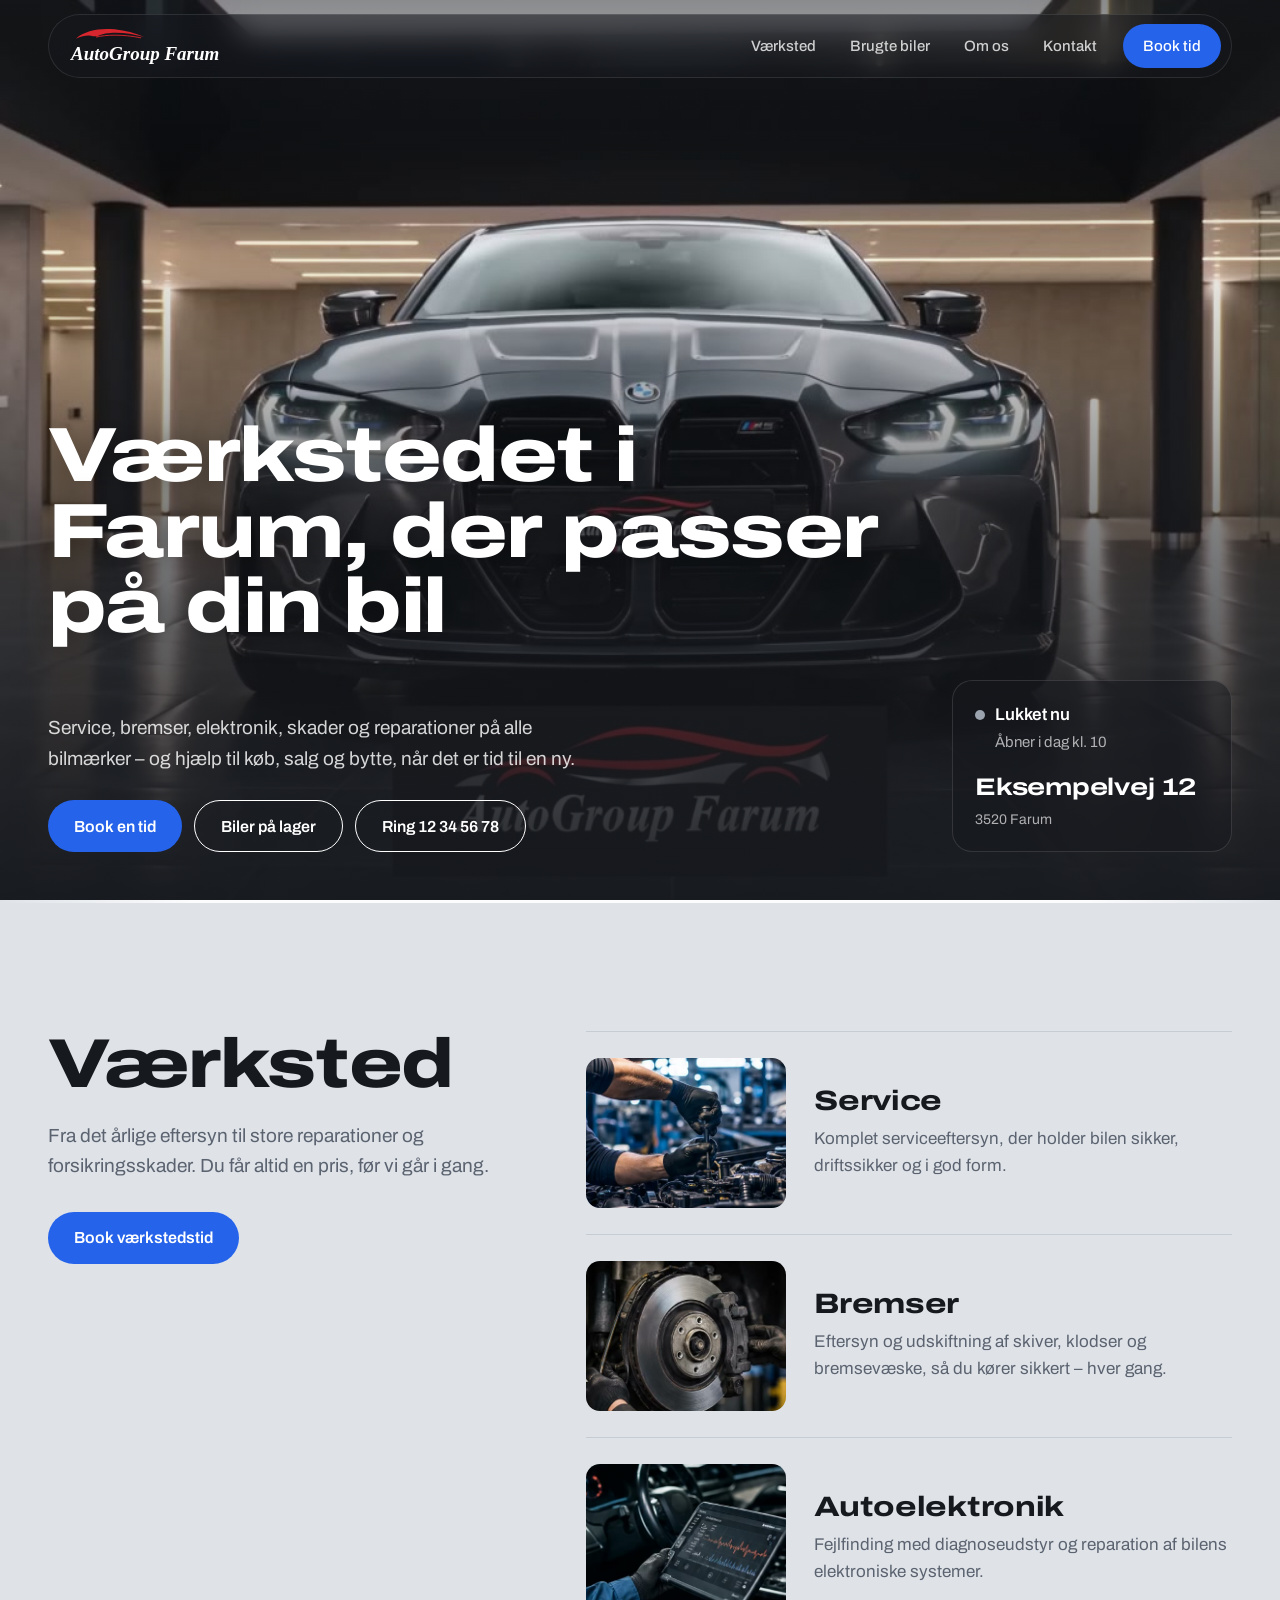
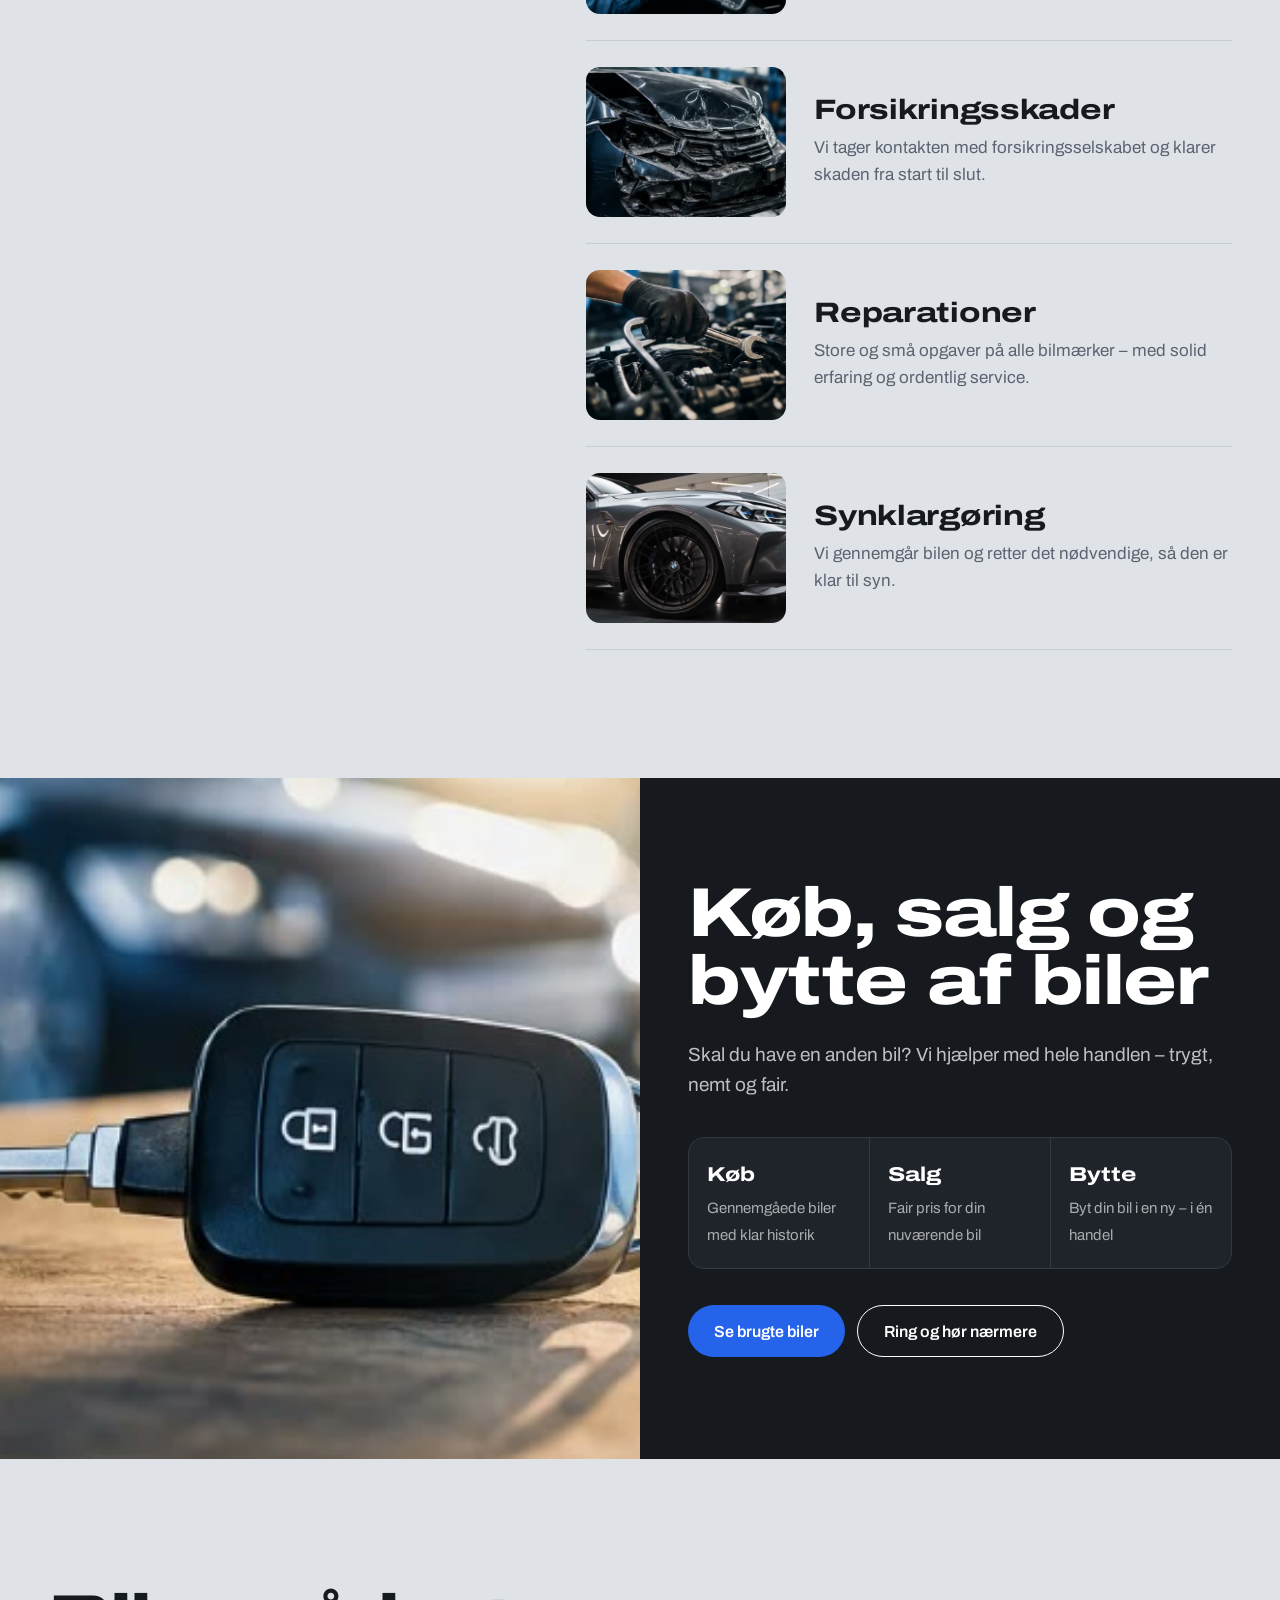
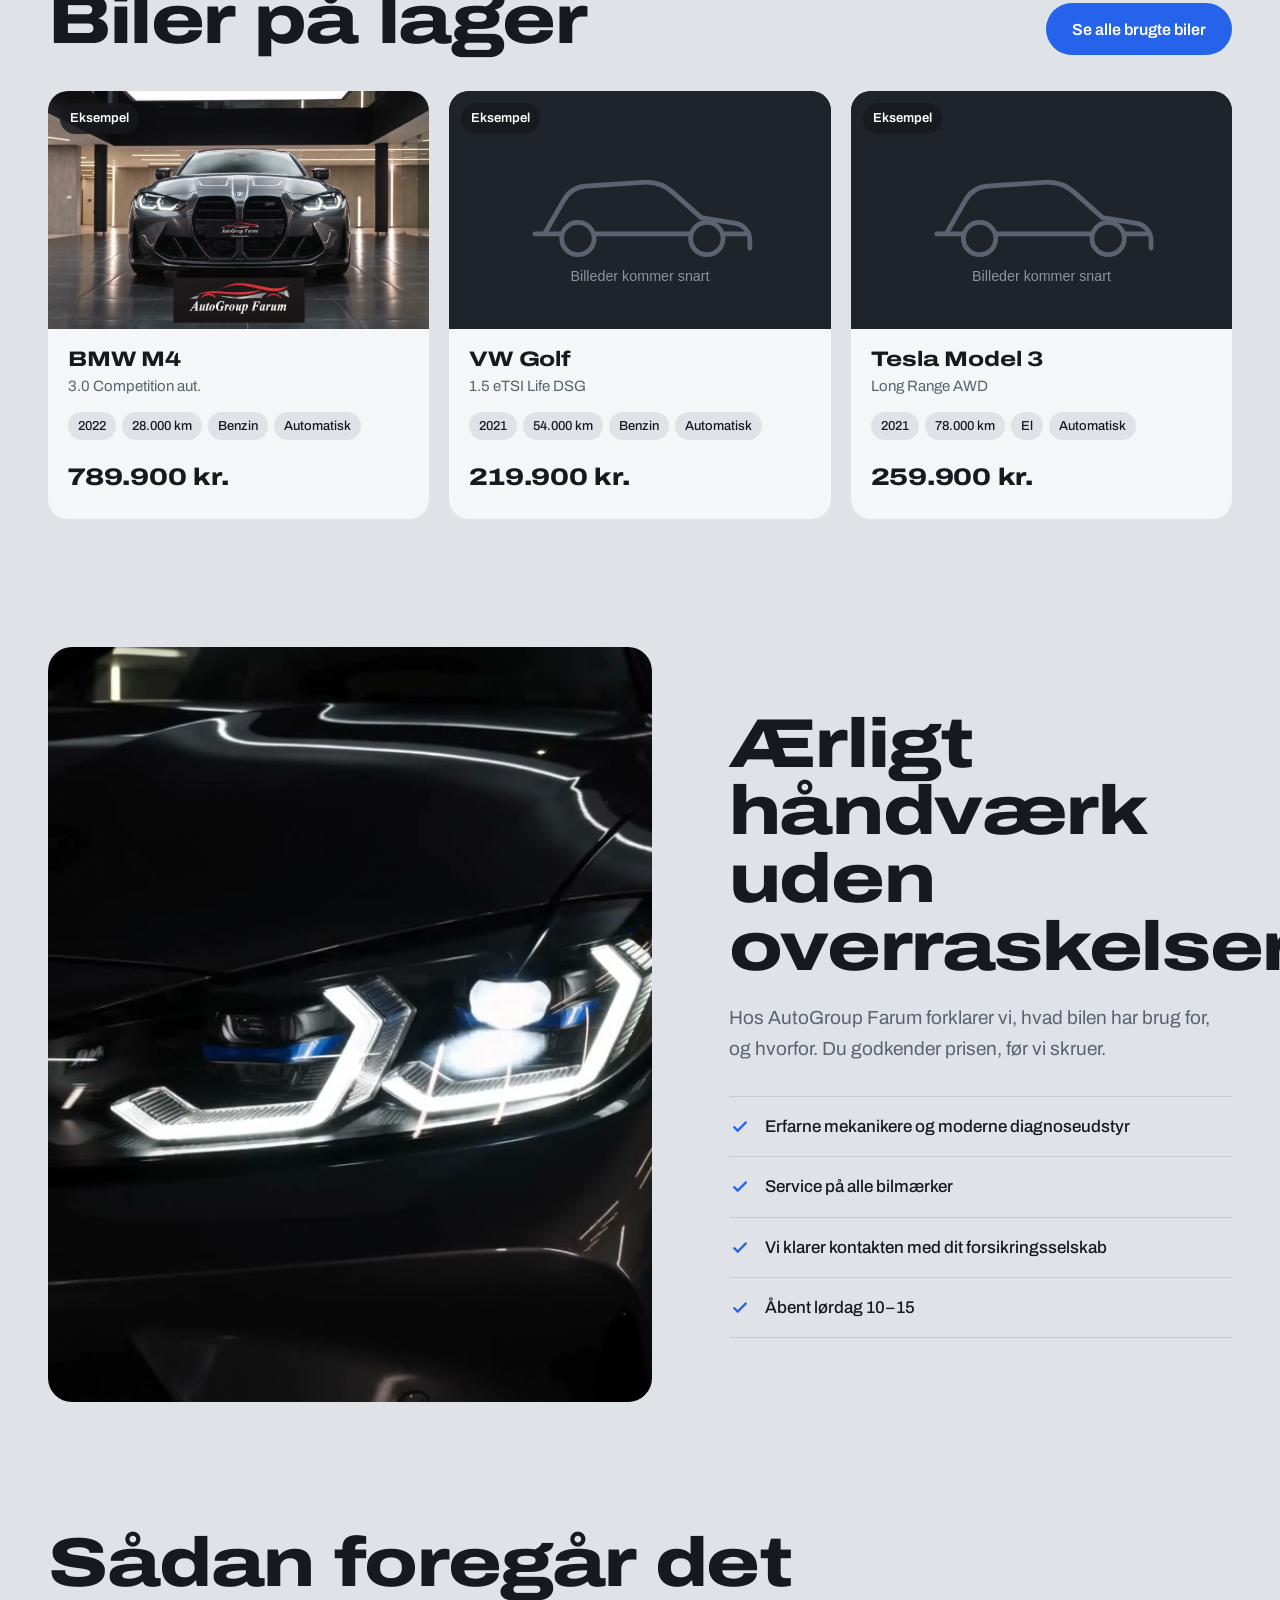
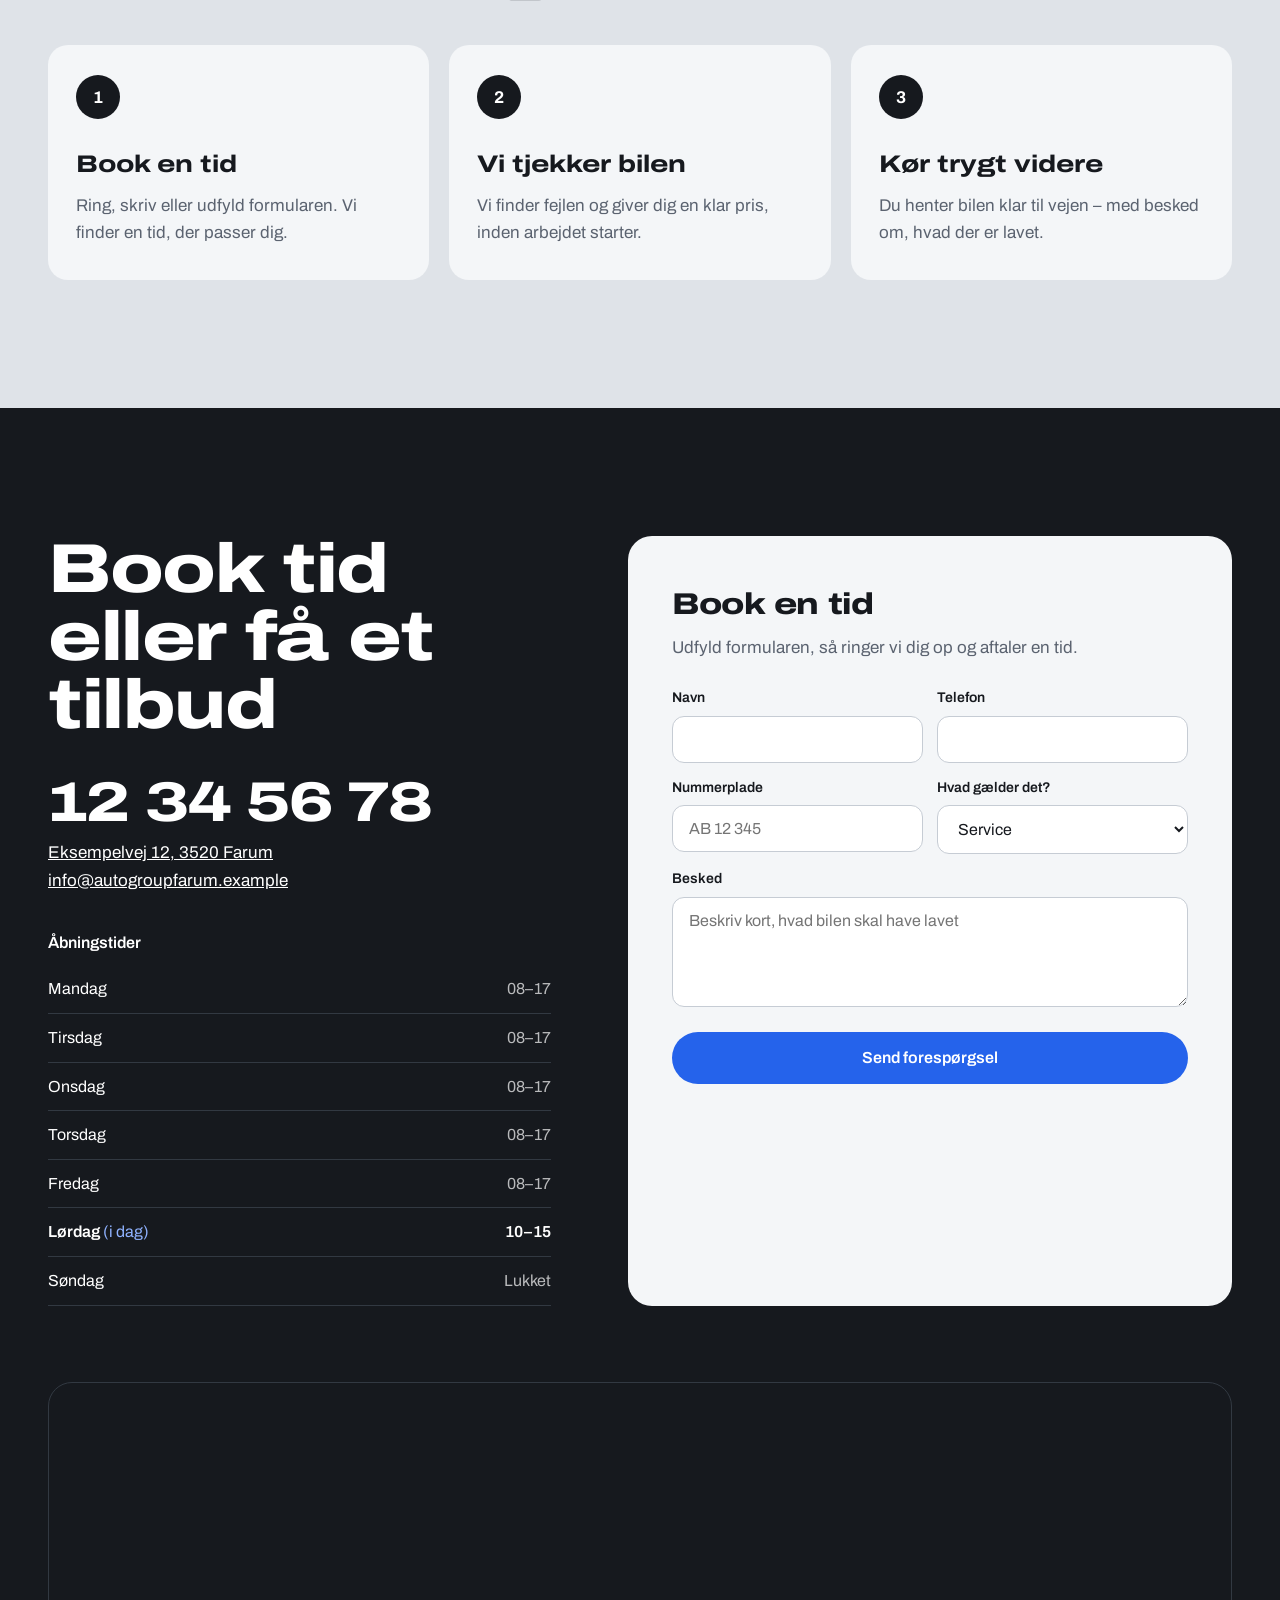
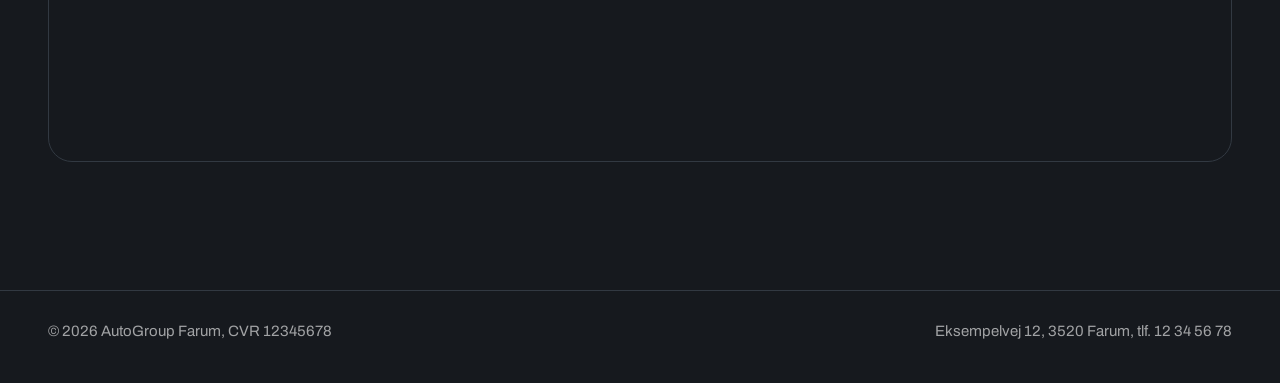
<file: index.html>
<!doctype html>
<html lang="da">
<head>
<meta charset="utf-8">
<meta name="viewport" content="width=device-width, initial-scale=1">
<title>AutoGroup Farum – autoværksted og bilhandel i Farum</title>
<meta name="description" content="AutoGroup Farum på Eksempelvej 12. Service, bremser, autoelektronik, forsikringsskader, reparationer, synklargøring samt køb, salg og bytte af biler. Ring 12 34 56 78.">
<meta name="theme-color" content="#16191e">
<link rel="preconnect" href="https://fonts.googleapis.com">
<link rel="preconnect" href="https://fonts.gstatic.com" crossorigin>
<link href="https://fonts.googleapis.com/css2?family=Archivo:wdth,wght@62..125,300..900&display=swap" rel="stylesheet">
<link rel="stylesheet" href="assets/style.css">
</head>
<body>

<header class="nav" id="nav">
  <div class="wrap">
    <div class="nav-bar">
      <a href="#top" class="logo" aria-label="AutoGroup Farum, til toppen">
        <svg viewBox="0 0 92 18" aria-hidden="true"><path d="M2 15 C14 4, 34 1, 52 3 C66 4.5, 78 8, 90 13 C76 9, 62 7, 50 7.5 C40 8, 34 9.5, 30 12 L24 12 C20 10, 12 10.5, 2 15 Z" fill="#d7262e"/><path d="M28 13 C40 10, 62 9, 86 14" stroke="#d7262e" stroke-width="1.2" fill="none"/></svg>
        <span>AutoGroup Farum</span>
      </a>
      <nav class="nav-links" id="links" aria-label="Hovedmenu">
        <a href="#vaerksted">Værksted</a>
        <a href="biler.html">Brugte biler</a>
        <a href="#om">Om os</a>
        <a href="#kontakt">Kontakt</a>
        <a href="#kontakt" class="btn btn-blue">Book tid</a>
      </nav>
      <button class="burger" id="burger" aria-label="Åbn menu" aria-expanded="false" aria-controls="links">
        <svg width="22" height="22" viewBox="0 0 24 24" fill="none" stroke="currentColor" stroke-width="2"><path d="M4 8h16M4 16h16"/></svg>
      </button>
    </div>
  </div>
</header>

<main>
<section class="hero" id="top">
  <video autoplay muted loop playsinline poster="assets/poster.jpg" aria-hidden="true">
    <source src="assets/hero.mp4" type="video/mp4">
  </video>
  <div class="wrap hero-inner">
    <h1 class="display">Værkstedet i Farum, der passer på din bil</h1>
    <div class="hero-foot">
      <div>
        <p>Service, bremser, elektronik, skader og reparationer på alle bilmærker – og hjælp til køb, salg og bytte, når det er tid til en ny.</p>
        <div class="hero-ctas">
          <a href="#kontakt" class="btn btn-blue">Book en tid</a>
          <a href="biler.html" class="btn btn-line">Biler på lager</a>
          <a href="tel:+4512345678" class="btn btn-line">Ring 12 34 56 78</a>
        </div>
      </div>
      <aside class="status" aria-label="Åbningsstatus">
        <div class="status-now"><span class="dot" id="dot"></span><span id="now">Åbningstider</span></div>
        <div class="status-sub" id="nowSub">Man–fre 08–17 · lør 10–15</div>
        <a href="https://www.google.com/maps/search/?api=1&amp;query=3520+Farum" target="_blank" rel="noopener">Eksempelvej 12</a>
        <small>3520 Farum</small>
      </aside>
    </div>
  </div>
</section>
<div class="strip" aria-hidden="true"></div>

<section class="services" id="vaerksted">
  <div class="wrap services-grid">
    <div class="services-intro">
      <h2 class="display">Værksted</h2>
      <p class="lede">Fra det årlige eftersyn til store reparationer og forsikringsskader. Du får altid en pris, før vi går i gang.</p>
      <a href="#kontakt" class="btn btn-blue">Book værkstedstid</a>
    </div>
    <ul class="svc-list">
      <li class="svc">
        <img src="assets/s1.jpg" alt="Mekaniker udfører service på en motor" loading="lazy" width="548" height="312">
        <div><h3>Service</h3><p>Komplet serviceeftersyn, der holder bilen sikker, driftssikker og i god form.</p></div>
      </li>
      <li class="svc">
        <img src="assets/s2.jpg" alt="Bremseskive og bremsekaliber" loading="lazy" width="548" height="310">
        <div><h3>Bremser</h3><p>Eftersyn og udskiftning af skiver, klodser og bremsevæske, så du kører sikkert – hver gang.</p></div>
      </li>
      <li class="svc">
        <img src="assets/s3.jpg" alt="Diagnoseudstyr tilsluttet en bil" loading="lazy" width="548" height="310">
        <div><h3>Autoelektronik</h3><p>Fejlfinding med diagnoseudstyr og reparation af bilens elektroniske systemer.</p></div>
      </li>
      <li class="svc">
        <img src="assets/s4.jpg" alt="Bil med skadet front" loading="lazy" width="548" height="310">
        <div><h3>Forsikringsskader</h3><p>Vi tager kontakten med forsikringsselskabet og klarer skaden fra start til slut.</p></div>
      </li>
      <li class="svc">
        <img src="assets/s5.jpg" alt="Mekaniker med skruenøgle i et motorrum" loading="lazy" width="548" height="310">
        <div><h3>Reparationer</h3><p>Store og små opgaver på alle bilmærker – med solid erfaring og ordentlig service.</p></div>
      </li>
      <li class="svc">
        <img src="assets/wheel.jpg" alt="Grå sportsvogn med sorte fælge" loading="lazy" width="1280" height="720">
        <div><h3>Synklargøring</h3><p>Vi gennemgår bilen og retter det nødvendige, så den er klar til syn.</p></div>
      </li>
    </ul>
  </div>
</section>

<section class="trade" id="bilhandel">
  <div class="trade-grid">
    <div class="trade-img"><img src="assets/s6.jpg" alt="Bilnøgle på et bord foran en bil" loading="lazy"></div>
    <div class="trade-text">
      <h2 class="display">Køb, salg og bytte af biler</h2>
      <p class="lede">Skal du have en anden bil? Vi hjælper med hele handlen – trygt, nemt og fair.</p>
      <div class="trade-opts">
        <div><b>Køb</b><span>Gennemgåede biler med klar historik</span></div>
        <div><b>Salg</b><span>Fair pris for din nuværende bil</span></div>
        <div><b>Bytte</b><span>Byt din bil i en ny – i én handel</span></div>
      </div>
      <div class="trade-ctas">
        <a href="biler.html" class="btn btn-blue">Se brugte biler</a>
        <a href="tel:+4512345678" class="btn btn-line">Ring og hør nærmere</a>
      </div>
    </div>
  </div>
</section>

<section class="stock" aria-labelledby="stock-h">
  <div class="wrap">
    <div class="stock-head">
      <h2 class="display" id="stock-h">Biler på lager</h2>
      <a href="biler.html" class="btn btn-blue">Se alle brugte biler</a>
    </div>
    <ul class="cars" id="stock"></ul>
  </div>
</section>

<section class="about" id="om">
  <div class="wrap about-grid">
    <div class="about-img"><img src="assets/light.jpg" alt="Forlygte på en grå BMW i showroom" loading="lazy"></div>
    <div>
      <h2 class="display">Ærligt håndværk uden overraskelser</h2>
      <p class="lede">Hos AutoGroup Farum forklarer vi, hvad bilen har brug for, og hvorfor. Du godkender prisen, før vi skruer.</p>
      <ul class="checks">
        <li><svg viewBox="0 0 24 24" aria-hidden="true"><path d="M5 12.5l4.5 4.5L19 7.5"/></svg>Erfarne mekanikere og moderne diagnoseudstyr</li>
        <li><svg viewBox="0 0 24 24" aria-hidden="true"><path d="M5 12.5l4.5 4.5L19 7.5"/></svg>Service på alle bilmærker</li>
        <li><svg viewBox="0 0 24 24" aria-hidden="true"><path d="M5 12.5l4.5 4.5L19 7.5"/></svg>Vi klarer kontakten med dit forsikringsselskab</li>
        <li><svg viewBox="0 0 24 24" aria-hidden="true"><path d="M5 12.5l4.5 4.5L19 7.5"/></svg>Åbent lørdag 10–15</li>
      </ul>
    </div>
  </div>
</section>

<section class="steps-sec">
  <div class="wrap">
    <h2 class="display">Sådan foregår det</h2>
    <ol class="steps">
      <li><h3>Book en tid</h3><p>Ring, skriv eller udfyld formularen. Vi finder en tid, der passer dig.</p></li>
      <li><h3>Vi tjekker bilen</h3><p>Vi finder fejlen og giver dig en klar pris, inden arbejdet starter.</p></li>
      <li><h3>Kør trygt videre</h3><p>Du henter bilen klar til vejen – med besked om, hvad der er lavet.</p></li>
    </ol>
  </div>
</section>

<section class="contact" id="kontakt">
  <div class="wrap">
    <div class="contact-grid">
      <div>
        <h2 class="display">Book tid eller få et tilbud</h2>
        <a class="big-phone" href="tel:+4512345678">12 34 56 78</a>
        <p class="contact-meta">
          <a href="https://www.google.com/maps/search/?api=1&amp;query=3520+Farum" target="_blank" rel="noopener">Eksempelvej 12, 3520 Farum</a><br>
          <a href="mailto:info@autogroupfarum.example">info@autogroupfarum.example</a>
        </p>
        <table class="hours" id="hours">
          <caption>Åbningstider</caption>
          <tr data-days="1"><td>Mandag</td><td>08–17</td></tr>
          <tr data-days="2"><td>Tirsdag</td><td>08–17</td></tr>
          <tr data-days="3"><td>Onsdag</td><td>08–17</td></tr>
          <tr data-days="4"><td>Torsdag</td><td>08–17</td></tr>
          <tr data-days="5"><td>Fredag</td><td>08–17</td></tr>
          <tr data-days="6"><td>Lørdag</td><td>10–15</td></tr>
          <tr data-days="0"><td>Søndag</td><td>Lukket</td></tr>
        </table>
      </div>

      <form class="book" id="book" name="booking" method="POST" data-netlify="true" data-subject="Booking" netlify-honeypot="bot-field">
        <input type="hidden" name="form-name" value="booking">
        <p hidden><label>Udfyld ikke dette felt<input name="bot-field"></label></p>
        <h3>Book en tid</h3>
        <p>Udfyld formularen, så ringer vi dig op og aftaler en tid.</p>
        <div class="row">
          <label>Navn<input name="navn" required autocomplete="name"></label>
          <label>Telefon<input name="telefon" type="tel" required autocomplete="tel"></label>
        </div>
        <div class="row">
          <label>Nummerplade<input name="nummerplade" placeholder="AB 12 345"></label>
          <label>Hvad gælder det?
            <select name="ydelse">
              <option>Service</option>
              <option>Bremser</option>
              <option>Autoelektronik</option>
              <option>Forsikringsskade</option>
              <option>Reparation</option>
              <option>Synklargøring</option>
              <option>Køb / salg / bytte</option>
            </select>
          </label>
        </div>
        <label>Besked<textarea name="besked" placeholder="Beskriv kort, hvad bilen skal have lavet"></textarea></label>
        <button class="btn btn-blue" type="submit" id="send">Send forespørgsel</button>
        <div class="form-ok" id="ok" role="status"></div>
      </form>
    </div>

    <div class="map">
      <iframe title="Kort over AutoGroup Farum, Eksempelvej 12" src="https://www.google.com/maps?q=3520+Farum&amp;output=embed" loading="lazy" referrerpolicy="no-referrer-when-downgrade"></iframe>
    </div>
  </div>
</section>
</main>

<footer>
  <div class="wrap foot">
    <span>© <span id="yr"></span> AutoGroup Farum, CVR 12345678</span>
    <span>Eksempelvej 12, 3520 Farum, tlf. <a href="tel:+4512345678">12 34 56 78</a></span>
  </div>
</footer>

<div class="callbar">
  <a href="tel:+4512345678" class="btn btn-line">Ring</a>
  <a href="#kontakt" class="btn btn-blue">Book tid</a>
</div>

<script src="assets/biler-data.js"></script>
<script src="assets/site.js"></script>
<script>
  // De nyeste biler, der ikke er solgt.
  document.getElementById('stock').innerHTML = (window.CARS || [])
    .filter(c => !c.solgt).sort((x, y) => y.aar - x.aar).slice(0, 3).map(carCard).join('');

  // Live åbningsstatus efter dansk tid. Søndag = 0.
  const HOURS = { 0: null, 1: [8, 17], 2: [8, 17], 3: [8, 17], 4: [8, 17], 5: [8, 17], 6: [10, 15] };
  const DAYS = ['søndag', 'mandag', 'tirsdag', 'onsdag', 'torsdag', 'fredag', 'lørdag'];
  const parts = Object.fromEntries(new Intl.DateTimeFormat('en-GB', {
    timeZone: 'Europe/Copenhagen', weekday: 'short', hour: 'numeric', minute: 'numeric', hourCycle: 'h23'
  }).formatToParts(new Date()).map(p => [p.type, p.value]));
  const day = ['Sun', 'Mon', 'Tue', 'Wed', 'Thu', 'Fri', 'Sat'].indexOf(parts.weekday);
  const t = +parts.hour + +parts.minute / 60;
  const today = HOURS[day];
  const pad = h => String(h).padStart(2, '0');
  let now, sub;
  if (today && t >= today[0] && t < today[1]) {
    now = 'Åbent nu'; sub = `Lukker kl. ${pad(today[1])}`;
    document.getElementById('dot').classList.add('open');
  } else {
    now = 'Lukket nu';
    let d = day;
    if (today && t < today[0]) { sub = `Åbner i dag kl. ${pad(today[0])}`; }
    else {
      do { d = (d + 1) % 7; } while (!HOURS[d]);
      sub = `Åbner ${d === (day + 1) % 7 ? 'i morgen' : DAYS[d]} kl. ${pad(HOURS[d][0])}`;
    }
  }
  document.getElementById('now').textContent = now;
  document.getElementById('nowSub').textContent = sub;
  const row = document.querySelector(`#hours tr[data-days="${day}"]`);
  if (row) row.classList.add('today');
</script>
</body>
</html>
</file>
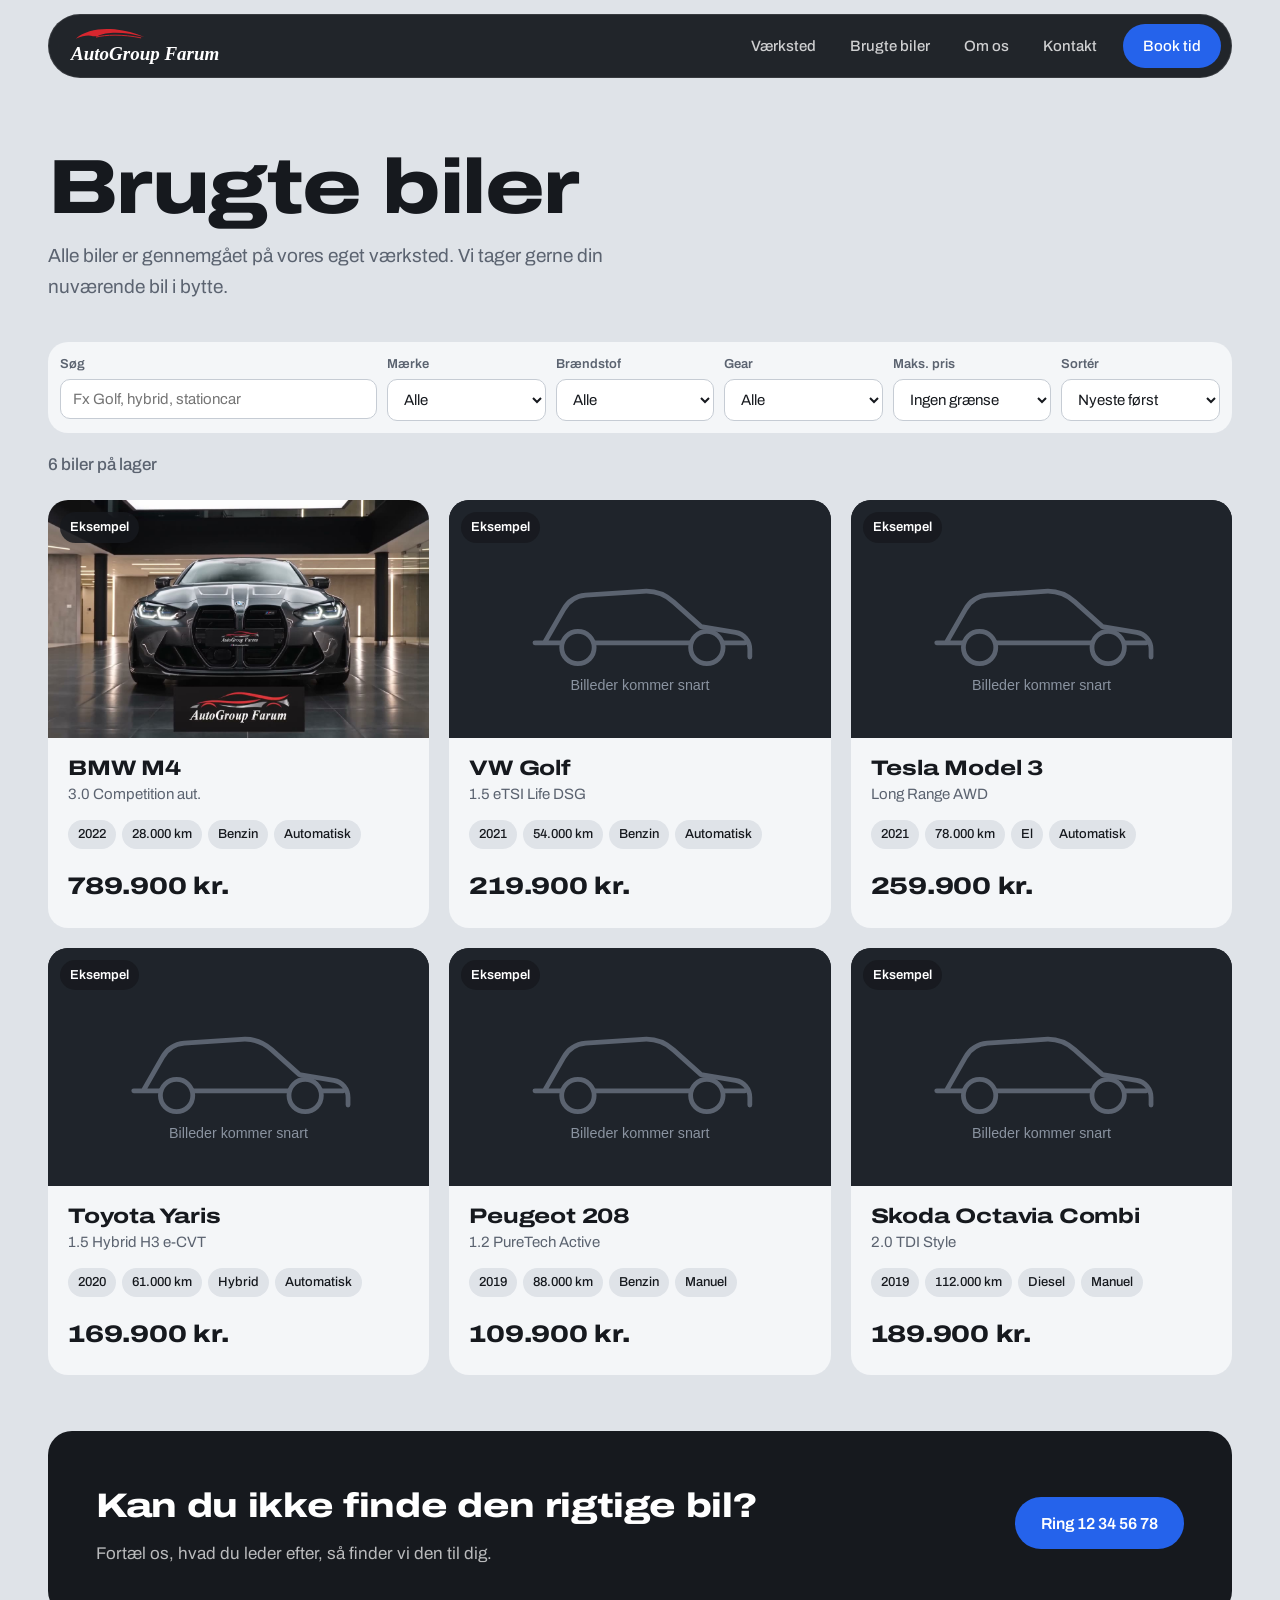
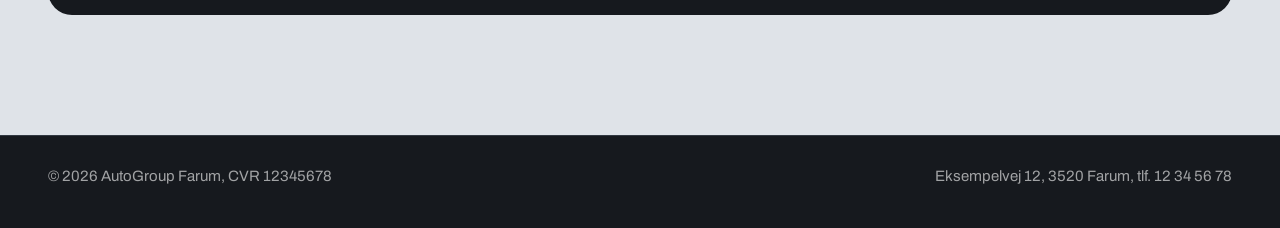
<file: biler.html>
<!doctype html>
<html lang="da">
<head>
<meta charset="utf-8">
<meta name="viewport" content="width=device-width, initial-scale=1">
<title>Brugte biler – AutoGroup Farum</title>
<meta name="description" content="Se brugte biler til salg hos AutoGroup Farum på Eksempelvej 12. Køb, salg og bytte. Ring 12 34 56 78.">
<meta name="theme-color" content="#16191e">
<link rel="preconnect" href="https://fonts.googleapis.com">
<link rel="preconnect" href="https://fonts.gstatic.com" crossorigin>
<link href="https://fonts.googleapis.com/css2?family=Archivo:wdth,wght@62..125,300..900&display=swap" rel="stylesheet">
<link rel="stylesheet" href="assets/style.css">
</head>
<body class="page">

<header class="nav" id="nav">
  <div class="wrap">
    <div class="nav-bar">
      <a href="index.html" class="logo" aria-label="AutoGroup Farum, forside">
        <svg viewBox="0 0 92 18" aria-hidden="true"><path d="M2 15 C14 4, 34 1, 52 3 C66 4.5, 78 8, 90 13 C76 9, 62 7, 50 7.5 C40 8, 34 9.5, 30 12 L24 12 C20 10, 12 10.5, 2 15 Z" fill="#d7262e"/><path d="M28 13 C40 10, 62 9, 86 14" stroke="#d7262e" stroke-width="1.2" fill="none"/></svg>
        <span>AutoGroup Farum</span>
      </a>
      <nav class="nav-links" id="links" aria-label="Hovedmenu">
        <a href="index.html#vaerksted">Værksted</a>
        <a href="biler.html" aria-current="page">Brugte biler</a>
        <a href="index.html#om">Om os</a>
        <a href="index.html#kontakt">Kontakt</a>
        <a href="index.html#kontakt" class="btn btn-blue">Book tid</a>
      </nav>
      <button class="burger" id="burger" aria-label="Åbn menu" aria-expanded="false" aria-controls="links">
        <svg width="22" height="22" viewBox="0 0 24 24" fill="none" stroke="currentColor" stroke-width="2"><path d="M4 8h16M4 16h16"/></svg>
      </button>
    </div>
  </div>
</header>

<main>
  <div class="wrap page-head">
    <h1 class="display">Brugte biler</h1>
    <p class="lede">Alle biler er gennemgået på vores eget værksted. Vi tager gerne din nuværende bil i bytte.</p>
  </div>

  <div class="wrap">
    <form class="filters" id="filters" role="search" aria-label="Filtrér biler">
      <label class="f-search">Søg<input type="search" name="q" placeholder="Fx Golf, hybrid, stationcar"></label>
      <label>Mærke<select name="maerke"><option value="">Alle</option></select></label>
      <label>Brændstof<select name="braendstof"><option value="">Alle</option></select></label>
      <label>Gear<select name="gear"><option value="">Alle</option></select></label>
      <label>Maks. pris
        <select name="maxpris">
          <option value="">Ingen grænse</option>
          <option value="100000">100.000 kr.</option>
          <option value="150000">150.000 kr.</option>
          <option value="200000">200.000 kr.</option>
          <option value="300000">300.000 kr.</option>
          <option value="500000">500.000 kr.</option>
        </select>
      </label>
      <label>Sortér
        <select name="sort">
          <option value="nyeste">Nyeste først</option>
          <option value="pris-op">Pris: lav til høj</option>
          <option value="pris-ned">Pris: høj til lav</option>
          <option value="km">Færrest km</option>
        </select>
      </label>
    </form>

    <div class="result-bar">
      <span id="count" aria-live="polite"></span>
      <button class="linkbtn" type="button" id="reset" hidden>Nulstil filtre</button>
    </div>

    <ul class="cars" id="cars"></ul>
    <div class="empty" id="empty" hidden>
      <h2>Ingen biler matcher din søgning</h2>
      <p>Prøv at fjerne et filter – eller ring, så finder vi bilen for dig.</p>
      <button class="btn btn-blue" type="button" id="reset2">Nulstil filtre</button>
    </div>

    <section class="find-for-you">
      <div>
        <h2>Kan du ikke finde den rigtige bil?</h2>
        <p>Fortæl os, hvad du leder efter, så finder vi den til dig.</p>
      </div>
      <a href="tel:+4512345678" class="btn btn-blue">Ring 12 34 56 78</a>
    </section>
  </div>
</main>

<footer>
  <div class="wrap foot">
    <span>© <span id="yr"></span> AutoGroup Farum, CVR 12345678</span>
    <span>Eksempelvej 12, 3520 Farum, tlf. <a href="tel:+4512345678">12 34 56 78</a></span>
  </div>
</footer>

<div class="callbar">
  <a href="tel:+4512345678" class="btn btn-line">Ring</a>
  <a href="index.html#kontakt" class="btn btn-blue">Book tid</a>
</div>

<script src="assets/biler-data.js"></script>
<script src="assets/site.js"></script>
<script>
  const cars = window.CARS || [];
  const form = document.getElementById('filters');
  const list = document.getElementById('cars'), empty = document.getElementById('empty');
  const count = document.getElementById('count'), reset = document.getElementById('reset');

  // Udfyld valgmulighederne ud fra de biler, der faktisk er på lager.
  for (const key of ['maerke', 'braendstof', 'gear']) {
    const values = [...new Set(cars.map(c => c[key]))].sort((a, b) => a.localeCompare(b, 'da'));
    form[key].insertAdjacentHTML('beforeend', values.map(v => `<option>${esc(v)}</option>`).join(''));
  }

  // Filtrene gemmes i adressen, så man kan dele et link til en søgning.
  const params = new URLSearchParams(location.search);
  for (const el of form.elements) if (params.has(el.name)) el.value = params.get(el.name);

  function render() {
    const f = Object.fromEntries(new FormData(form));
    const q = f.q.trim().toLowerCase();
    let shown = cars.filter(c =>
      (!q || [c.maerke, c.model, c.variant, c.braendstof, c.gear, c.farve, c.aar, ...(c.udstyr || [])].join(' ').toLowerCase().includes(q)) &&
      (!f.maerke || c.maerke === f.maerke) &&
      (!f.braendstof || c.braendstof === f.braendstof) &&
      (!f.gear || c.gear === f.gear) &&
      (!f.maxpris || c.pris <= +f.maxpris)
    );
    const sorters = {
      'nyeste': (a, b) => b.aar - a.aar || a.km - b.km,
      'pris-op': (a, b) => a.pris - b.pris,
      'pris-ned': (a, b) => b.pris - a.pris,
      'km': (a, b) => a.km - b.km
    };
    shown.sort(sorters[f.sort]);
    shown.sort((a, b) => !!a.solgt - !!b.solgt);

    list.innerHTML = shown.map(carCard).join('');
    empty.hidden = shown.length > 0;
    const active = q || f.maerke || f.braendstof || f.gear || f.maxpris;
    reset.hidden = !active;
    count.textContent = active ? `${shown.length} af ${cars.length} biler` : `${cars.length} biler på lager`;

    const p = new URLSearchParams();
    for (const [k, v] of Object.entries(f)) if (v && !(k === 'sort' && v === 'nyeste')) p.set(k, v);
    history.replaceState(null, '', p.toString() ? '?' + p : location.pathname);
  }

  form.addEventListener('input', render);
  form.addEventListener('submit', e => e.preventDefault());
  const clear = () => { form.reset(); render(); };
  reset.addEventListener('click', clear);
  document.getElementById('reset2').addEventListener('click', clear);
  render();
</script>
</body>
</html>
</file>
<file: assets/style.css>
/* AutoGroup Farum – fælles styling for alle sider */
:root {
  --steel: #dfe3e8;
  --paper: #f4f6f8;
  --graphite: #16191e;
  --graphite-2: #1f242b;
  --gunmetal: #5b6370;
  --line-light: #c6ccd4;
  --line-dark: #323942;
  --blue: #2563eb;
  --blue-hover: #1d4fd0;
  --blue-soft: #8fb2ff;
  --red: #d7262e;
  --wide: 125%;
  --max: 1280px;
  --gutter: clamp(16px, 4vw, 48px);
}
* { box-sizing: border-box; margin: 0; padding: 0; }
[hidden] { display: none !important; }
html { scroll-behavior: smooth; }
body { background: var(--steel); color: var(--graphite); font: 400 17px/1.6 "Archivo", system-ui, sans-serif; -webkit-font-smoothing: antialiased; }
img, video, iframe { display: block; max-width: 100%; }
a { color: inherit; }
:focus-visible { outline: 2px solid var(--blue); outline-offset: 3px; border-radius: 4px; }
.wrap { max-width: var(--max); margin-inline: auto; padding-inline: var(--gutter); }

.display { font-stretch: var(--wide); font-weight: 800; letter-spacing: -0.02em; line-height: .98; }
h2.display { font-size: clamp(36px, 5.4vw, 72px); }
.lede { font-size: 19px; color: var(--gunmetal); max-width: 52ch; }

.btn { display: inline-flex; align-items: center; justify-content: center; gap: 10px; min-height: 52px; padding: 0 26px; border-radius: 999px; font: 600 16px "Archivo", sans-serif; text-decoration: none; cursor: pointer; border: 0; transition: background-color .2s, color .2s, border-color .2s; }
.btn-blue { background: var(--blue); color: #fff; }
.btn-blue:hover { background: var(--blue-hover); }
.btn-line { border: 1.5px solid currentColor; background: transparent; }
.btn-line:hover { background: #fff; color: var(--graphite); border-color: #fff; }

/* Nav */
.nav { position: fixed; top: 14px; left: 0; right: 0; z-index: 60; }
.nav-bar { display: flex; align-items: center; justify-content: space-between; gap: 16px; height: 64px; padding: 0 10px 0 22px; border-radius: 999px; background: rgba(22,25,30,.55); backdrop-filter: blur(14px) saturate(140%); -webkit-backdrop-filter: blur(14px) saturate(140%); border: 1px solid rgba(255,255,255,.1); color: #fff; transition: background-color .3s; }
.nav.solid .nav-bar { background: rgba(22,25,30,.92); }
.logo { display: flex; flex-direction: column; text-decoration: none; line-height: 1; }
.logo svg { width: 78px; height: 14px; margin-bottom: 2px; }
.logo span { font: italic 700 19px Georgia, "Times New Roman", serif; }
.nav-links { display: flex; align-items: center; gap: 6px; }
.nav-links a { text-decoration: none; font-size: 15px; font-weight: 500; padding: 10px 14px; border-radius: 999px; color: rgba(255,255,255,.78); transition: color .2s, background-color .2s; }
.nav-links a:hover { color: #fff; background: rgba(255,255,255,.08); }
.nav-links .btn { color: #fff; min-height: 44px; padding: 0 20px; margin-left: 6px; }
.nav-links .btn:hover { background: var(--blue-hover); }
.burger { display: none; width: 44px; height: 44px; border-radius: 50%; border: 0; background: rgba(255,255,255,.1); color: #fff; cursor: pointer; place-items: center; }

/* Hero */
.hero { position: relative; min-height: 100svh; background: var(--graphite); color: #fff; display: flex; align-items: flex-end; overflow: hidden; }
.hero video { position: absolute; inset: 0; width: 100%; height: 100%; object-fit: cover; }
.hero::after { content: ""; position: absolute; inset: 0; background: linear-gradient(180deg, rgba(22,25,30,.5) 0%, rgba(22,25,30,.05) 28%, rgba(22,25,30,.55) 58%, rgba(22,25,30,.95) 100%); }
.hero-inner { position: relative; z-index: 2; width: 100%; padding-top: 140px; padding-bottom: 48px; }
.hero h1 { font-size: clamp(38px, 6vw, 92px); max-width: 15ch; text-shadow: 0 2px 30px rgba(0,0,0,.35); }
.hero-foot { margin-top: 36px; display: grid; grid-template-columns: 1fr auto; align-items: end; gap: 32px; }
.hero-foot p { font-size: 19px; color: rgba(255,255,255,.82); max-width: 48ch; margin-bottom: 26px; }
.hero-ctas { display: flex; gap: 12px; flex-wrap: wrap; }
.status { min-width: 280px; padding: 20px 22px; border-radius: 20px; background: rgba(22,25,30,.55); backdrop-filter: blur(14px); -webkit-backdrop-filter: blur(14px); border: 1px solid rgba(255,255,255,.12); }
.status-now { display: flex; align-items: center; gap: 10px; font-weight: 600; font-size: 17px; }
.dot { width: 10px; height: 10px; border-radius: 50%; background: #9aa3ae; flex: none; }
.dot.open { background: #3ddc84; box-shadow: 0 0 0 4px rgba(61,220,132,.18); }
.status-sub { color: rgba(255,255,255,.66); font-size: 15px; margin: 2px 0 14px 20px; }
.status a { display: block; text-decoration: none; font-stretch: var(--wide); font-weight: 700; font-size: 24px; letter-spacing: -.01em; }
.status small { display: block; color: rgba(255,255,255,.66); font-size: 14px; margin-top: 2px; }

@media (prefers-reduced-motion: no-preference) {
  .hero h1, .hero-foot { animation: rise 1s cubic-bezier(.2,.7,.2,1) both; }
  .hero-foot { animation-delay: .25s; }
  @keyframes rise { from { opacity: 0; transform: translateY(28px); } }
}

/* LED strip divider – the showroom ceiling lights from the video */
.strip { height: 3px; background: linear-gradient(90deg, transparent, #fff 15%, #fff 85%, transparent); opacity: .9; }

/* Services list */
.services { padding-block: clamp(80px, 10vw, 140px); }
.services-grid { display: grid; grid-template-columns: minmax(0, 5fr) minmax(0, 7fr); gap: clamp(32px, 6vw, 96px); }
.services-intro { position: sticky; top: 120px; align-self: start; }
.services-intro h2 { margin-bottom: 22px; }
.services-intro .btn { margin-top: 30px; }
.svc-list { list-style: none; border-top: 1px solid var(--line-light); }
.svc { display: grid; grid-template-columns: 200px 1fr; gap: 28px; align-items: center; padding: 26px 0; border-bottom: 1px solid var(--line-light); }
.svc img { width: 200px; height: auto; aspect-ratio: 4/3; object-fit: cover; border-radius: 14px; }
.svc h3 { font-stretch: var(--wide); font-weight: 750; font-size: clamp(22px, 2.2vw, 28px); letter-spacing: -.01em; line-height: 1.1; margin-bottom: 8px; }
.svc p { color: var(--gunmetal); max-width: 46ch; }

/* Trade section */
.trade { background: var(--graphite); color: #fff; }
.trade-grid { display: grid; grid-template-columns: 1fr 1fr; min-height: 620px; }
.trade-img { position: relative; }
.trade-img img { position: absolute; inset: 0; width: 100%; height: 100%; object-fit: cover; }
.trade-text { padding: clamp(64px, 8vw, 120px) var(--gutter); display: flex; flex-direction: column; justify-content: center; max-width: 640px; }
.trade-text h2 { margin-bottom: 24px; }
.trade-text .lede { color: rgba(255,255,255,.72); margin-bottom: 36px; }
.trade-opts { display: grid; grid-template-columns: repeat(3, 1fr); gap: 1px; background: var(--line-dark); border: 1px solid var(--line-dark); border-radius: 16px; overflow: hidden; margin-bottom: 36px; }
.trade-opts div { background: var(--graphite-2); padding: 20px 18px; }
.trade-opts b { display: block; font-stretch: var(--wide); font-weight: 750; font-size: 20px; margin-bottom: 4px; }
.trade-opts span { color: rgba(255,255,255,.62); font-size: 15px; line-height: 1.45; }
.trade-ctas { display: flex; gap: 12px; flex-wrap: wrap; }

/* About */
.about { padding-block: clamp(80px, 10vw, 140px); }
.about-grid { display: grid; grid-template-columns: minmax(0, 6fr) minmax(0, 5fr); gap: clamp(32px, 6vw, 96px); align-items: center; }
.about-img { border-radius: 24px; overflow: hidden; aspect-ratio: 4/5; }
.about-img img { width: 100%; height: 100%; object-fit: cover; }
.about h2 { margin-bottom: 22px; }
.checks { list-style: none; margin-top: 32px; border-top: 1px solid var(--line-light); }
.checks li { display: flex; gap: 14px; padding: 16px 0; border-bottom: 1px solid var(--line-light); font-weight: 500; }
.checks svg { flex: none; width: 22px; height: 22px; margin-top: 2px; stroke: var(--blue); fill: none; stroke-width: 2.4; }

/* Steps – a real sequence, so numbered */
.steps-sec { padding-bottom: clamp(80px, 10vw, 140px); }
.steps-sec h2 { margin-bottom: 48px; }
.steps { list-style: none; display: grid; grid-template-columns: repeat(3, 1fr); gap: 20px; counter-reset: step; }
.steps li { background: var(--paper); border-radius: 20px; padding: 30px 28px 34px; counter-increment: step; }
.steps li::before { content: counter(step); display: grid; place-items: center; width: 44px; height: 44px; border-radius: 50%; background: var(--graphite); color: #fff; font-weight: 700; margin-bottom: 26px; }
.steps h3 { font-stretch: var(--wide); font-weight: 750; font-size: 24px; margin-bottom: 8px; }
.steps p { color: var(--gunmetal); }

/* Contact */
.contact { background: var(--graphite); color: #fff; padding-block: clamp(80px, 10vw, 140px); }
.contact-grid { display: grid; grid-template-columns: minmax(0, 5fr) minmax(0, 6fr); gap: clamp(32px, 6vw, 96px); }
.contact h2 { margin-bottom: 36px; }
.big-phone { display: inline-block; text-decoration: none; font-stretch: var(--wide); font-weight: 800; font-size: clamp(34px, 4.4vw, 56px); letter-spacing: -.02em; line-height: 1; margin-bottom: 8px; }
.big-phone:hover { color: var(--blue-soft); }
.contact-meta { color: rgba(255,255,255,.7); margin-bottom: 36px; }
.contact-meta a { color: #fff; }
.hours { width: 100%; border-collapse: collapse; font-size: 16px; }
.hours caption { text-align: left; font-weight: 600; margin-bottom: 10px; }
.hours td { padding: 11px 0; border-bottom: 1px solid var(--line-dark); }
.hours td:last-child { text-align: right; color: rgba(255,255,255,.7); }
.hours tr.today td { color: #fff; font-weight: 600; }
.hours tr.today td:first-child::after { content: " (i dag)"; font-weight: 400; color: var(--blue-soft); }

form.book { background: var(--paper); color: var(--graphite); border-radius: 24px; padding: clamp(24px, 4vw, 44px); }
form.book h3 { font-stretch: var(--wide); font-weight: 800; font-size: 30px; letter-spacing: -.01em; margin-bottom: 6px; }
form.book > p { color: var(--gunmetal); margin-bottom: 26px; }
.row { display: grid; grid-template-columns: 1fr 1fr; gap: 14px; }
label { display: block; margin-bottom: 14px; font-size: 14px; font-weight: 600; }
input, select, textarea { width: 100%; margin-top: 6px; padding: 14px 16px; background: #fff; border: 1.5px solid var(--line-light); border-radius: 12px; color: var(--graphite); font: 400 16px "Archivo", sans-serif; transition: border-color .2s; }
input:focus, select:focus, textarea:focus { outline: none; border-color: var(--blue); }
textarea { min-height: 110px; resize: vertical; }
form.book .btn { width: 100%; margin-top: 4px; }
.form-ok { display: none; margin-top: 14px; padding: 14px 16px; border-radius: 12px; background: #e3ebff; color: #1a3a8a; font-weight: 500; }

.map { margin-top: clamp(48px, 6vw, 80px); border-radius: 24px; overflow: hidden; height: 380px; border: 1px solid var(--line-dark); }
.map iframe { width: 100%; height: 100%; border: 0; filter: grayscale(1) contrast(1.05); }

footer { background: var(--graphite); color: rgba(255,255,255,.6); font-size: 15px; padding-block: 0 40px; }
.foot { display: flex; justify-content: space-between; gap: 20px; flex-wrap: wrap; padding-top: 28px; border-top: 1px solid var(--line-dark); }
.foot a { text-decoration: none; }

.callbar { display: none; }

@media (max-width: 1000px) {
  .services-grid, .about-grid, .contact-grid { grid-template-columns: 1fr; }
  .services-intro { position: static; }
  .trade-grid { grid-template-columns: 1fr; }
  .trade-img { min-height: 340px; }
  .about-img { aspect-ratio: 16/10; }
  .hero-foot { grid-template-columns: 1fr; }
  .status { max-width: 360px; }
}
@media (max-width: 760px) {
  body { padding-bottom: 76px; }
  .nav { top: 10px; }
  .nav-bar { padding-left: 18px; }
  .burger { display: grid; }
  .nav-links { display: none; position: absolute; top: 72px; left: var(--gutter); right: var(--gutter); flex-direction: column; align-items: stretch; gap: 2px; padding: 10px; border-radius: 22px; background: rgba(22,25,30,.97); border: 1px solid rgba(255,255,255,.1); }
  .nav-links.open { display: flex; }
  .nav-links a { padding: 14px 16px; font-size: 17px; }
  .nav-links .btn { margin: 6px 0 0; }
  .hero-inner { padding-top: 120px; padding-bottom: 32px; }
  .hero-foot p { font-size: 17px; }
  .status { min-width: 0; }
  .svc { grid-template-columns: 112px 1fr; gap: 18px; padding: 20px 0; }
  .svc img { width: 112px; border-radius: 10px; }
  .svc h3 { font-size: 19px; }
  .svc p { font-size: 15px; }
  .trade-opts { grid-template-columns: 1fr; }
  .steps { grid-template-columns: 1fr; }
  .row { grid-template-columns: 1fr; gap: 0; }
  .map { height: 280px; }
  .callbar { display: grid; grid-template-columns: 1fr 1fr; gap: 8px; position: fixed; left: 0; right: 0; bottom: 0; z-index: 70; padding: 10px 12px calc(10px + env(safe-area-inset-bottom)); background: rgba(22,25,30,.96); border-top: 1px solid var(--line-dark); }
  .callbar .btn { min-height: 50px; }
  .callbar .btn-line { color: #fff; }
}

/* ---------- Undersider (brugte biler) ---------- */
.page { background: var(--steel); }
.page .nav-bar { background: rgba(22,25,30,.94); }
.page-head { padding-top: 150px; padding-bottom: 40px; }
.page-head h1 { font-size: clamp(40px, 6vw, 84px); margin-bottom: 16px; }
.back { display: inline-flex; align-items: center; gap: 8px; margin-bottom: 26px; font-weight: 600; text-decoration: none; color: var(--gunmetal); }
.back:hover { color: var(--graphite); }

/* Filtre */
.filters { display: grid; grid-template-columns: 2fr repeat(5, 1fr); gap: 10px; padding: 12px; background: var(--paper); border-radius: 20px; margin-bottom: 18px; }
.filters label { margin: 0; font-size: 13px; color: var(--gunmetal); }
.filters input, .filters select { margin-top: 4px; padding: 11px 12px; border-radius: 10px; font-size: 15px; }
.result-bar { display: flex; justify-content: space-between; align-items: center; gap: 12px; margin-bottom: 22px; color: var(--gunmetal); font-weight: 500; }
.linkbtn { background: none; border: 0; font: 600 15px "Archivo", sans-serif; color: var(--blue); cursor: pointer; text-decoration: underline; text-underline-offset: 3px; }

/* Bilkort */
.cars { display: grid; grid-template-columns: repeat(3, 1fr); gap: 20px; list-style: none; }
.car { background: var(--paper); border-radius: 20px; overflow: hidden; display: flex; flex-direction: column; text-decoration: none; transition: transform .25s, box-shadow .25s; }
.car:hover { transform: translateY(-3px); box-shadow: 0 18px 40px -20px rgba(22,25,30,.45); }
.car-img { position: relative; aspect-ratio: 16/10; background: var(--graphite-2); }
.car-img img { width: 100%; height: 100%; object-fit: cover; }
.tag { position: absolute; top: 12px; left: 12px; padding: 5px 10px; border-radius: 999px; background: rgba(22,25,30,.82); color: #fff; font-size: 13px; font-weight: 600; }
.tag.sold { background: var(--red); }
.car-body { padding: 18px 20px 22px; display: flex; flex-direction: column; flex: 1; }
.car-body h3 { font-stretch: var(--wide); font-weight: 750; font-size: 21px; letter-spacing: -.01em; line-height: 1.15; }
.car-variant { color: var(--gunmetal); font-size: 15px; margin: 2px 0 14px; }
.specs { display: flex; flex-wrap: wrap; gap: 6px; list-style: none; margin-bottom: 18px; }
.specs li { padding: 4px 10px; border-radius: 999px; background: var(--steel); font-size: 13px; font-weight: 500; }
.car-price { margin-top: auto; font-stretch: var(--wide); font-weight: 800; font-size: 24px; letter-spacing: -.01em; }
.empty { padding: 60px 24px; text-align: center; background: var(--paper); border-radius: 20px; }
.empty h2 { font-stretch: var(--wide); font-weight: 750; font-size: 24px; margin-bottom: 8px; }
.empty p { color: var(--gunmetal); margin-bottom: 18px; }
.find-for-you { margin-block: 56px clamp(80px, 10vw, 120px); padding: clamp(28px, 4vw, 48px); border-radius: 24px; background: var(--graphite); color: #fff; display: flex; justify-content: space-between; align-items: center; gap: 24px; flex-wrap: wrap; }
.find-for-you h2 { font-stretch: var(--wide); font-weight: 800; font-size: clamp(24px, 3vw, 34px); letter-spacing: -.01em; margin-bottom: 6px; }
.find-for-you p { color: rgba(255,255,255,.7); }

/* Bilside */
.car-detail { display: grid; grid-template-columns: minmax(0, 7fr) minmax(0, 5fr); gap: clamp(24px, 4vw, 56px); align-items: start; padding-bottom: 64px; }
.gallery-main { border-radius: 24px; overflow: hidden; aspect-ratio: 16/10; background: var(--graphite-2); position: relative; }
.gallery-main img { width: 100%; height: 100%; object-fit: cover; }
.thumbs { display: grid; grid-template-columns: repeat(5, 1fr); gap: 10px; margin-top: 10px; }
.thumbs button { border: 2px solid transparent; border-radius: 12px; overflow: hidden; padding: 0; cursor: pointer; aspect-ratio: 4/3; background: var(--graphite-2); }
.thumbs button[aria-current="true"] { border-color: var(--blue); }
.thumbs img { width: 100%; height: 100%; object-fit: cover; }
.buy-box { position: sticky; top: 110px; background: var(--paper); border-radius: 24px; padding: clamp(22px, 3vw, 34px); }
.buy-box h1 { font-stretch: var(--wide); font-weight: 800; font-size: clamp(28px, 3vw, 40px); letter-spacing: -.02em; line-height: 1.02; }
.buy-box .car-variant { font-size: 17px; margin-bottom: 20px; }
.big-price { font-stretch: var(--wide); font-weight: 800; font-size: clamp(30px, 3.4vw, 44px); letter-spacing: -.02em; line-height: 1; }
.price-note { color: var(--gunmetal); font-size: 14px; margin: 6px 0 22px; }
.spec-table { display: grid; grid-template-columns: 1fr 1fr; gap: 1px; background: var(--line-light); border: 1px solid var(--line-light); border-radius: 14px; overflow: hidden; margin-bottom: 22px; }
.spec-table div { background: #fff; padding: 12px 14px; }
.spec-table dt { font-size: 13px; color: var(--gunmetal); }
.spec-table dd { font-weight: 600; }
.buy-ctas { display: grid; gap: 10px; }
.buy-ctas .btn-line { color: var(--graphite); }
.buy-ctas .btn-line:hover { background: var(--graphite); color: #fff; border-color: var(--graphite); }
.car-more { display: grid; grid-template-columns: minmax(0, 7fr) minmax(0, 5fr); gap: clamp(24px, 4vw, 56px); padding-bottom: clamp(80px, 10vw, 120px); }
.car-more h2 { font-stretch: var(--wide); font-weight: 800; font-size: 28px; letter-spacing: -.01em; margin-bottom: 14px; }
.car-more .desc { color: #2c323a; max-width: 62ch; margin-bottom: 36px; white-space: pre-line; }
.equip { list-style: none; columns: 2; column-gap: 28px; }
.equip li { padding: 9px 0; border-bottom: 1px solid var(--line-light); break-inside: avoid; }

/* Forside: biler på lager */
.stock { padding-block: clamp(80px, 10vw, 140px) 0; }
.stock-head { display: flex; justify-content: space-between; align-items: end; gap: 24px; flex-wrap: wrap; margin-bottom: 36px; }

@media (max-width: 1000px) {
  .filters { grid-template-columns: 1fr 1fr 1fr; }
  .filters .f-search { grid-column: 1 / -1; }
  .cars { grid-template-columns: 1fr 1fr; }
  .car-detail, .car-more { grid-template-columns: 1fr; }
  .buy-box { position: static; }
}
@media (max-width: 760px) {
  .page-head { padding-top: 120px; }
  .filters { grid-template-columns: 1fr 1fr; }
  .cars { grid-template-columns: 1fr; }
  .thumbs { grid-template-columns: repeat(4, 1fr); }
  .equip { columns: 1; }
}
</file>
